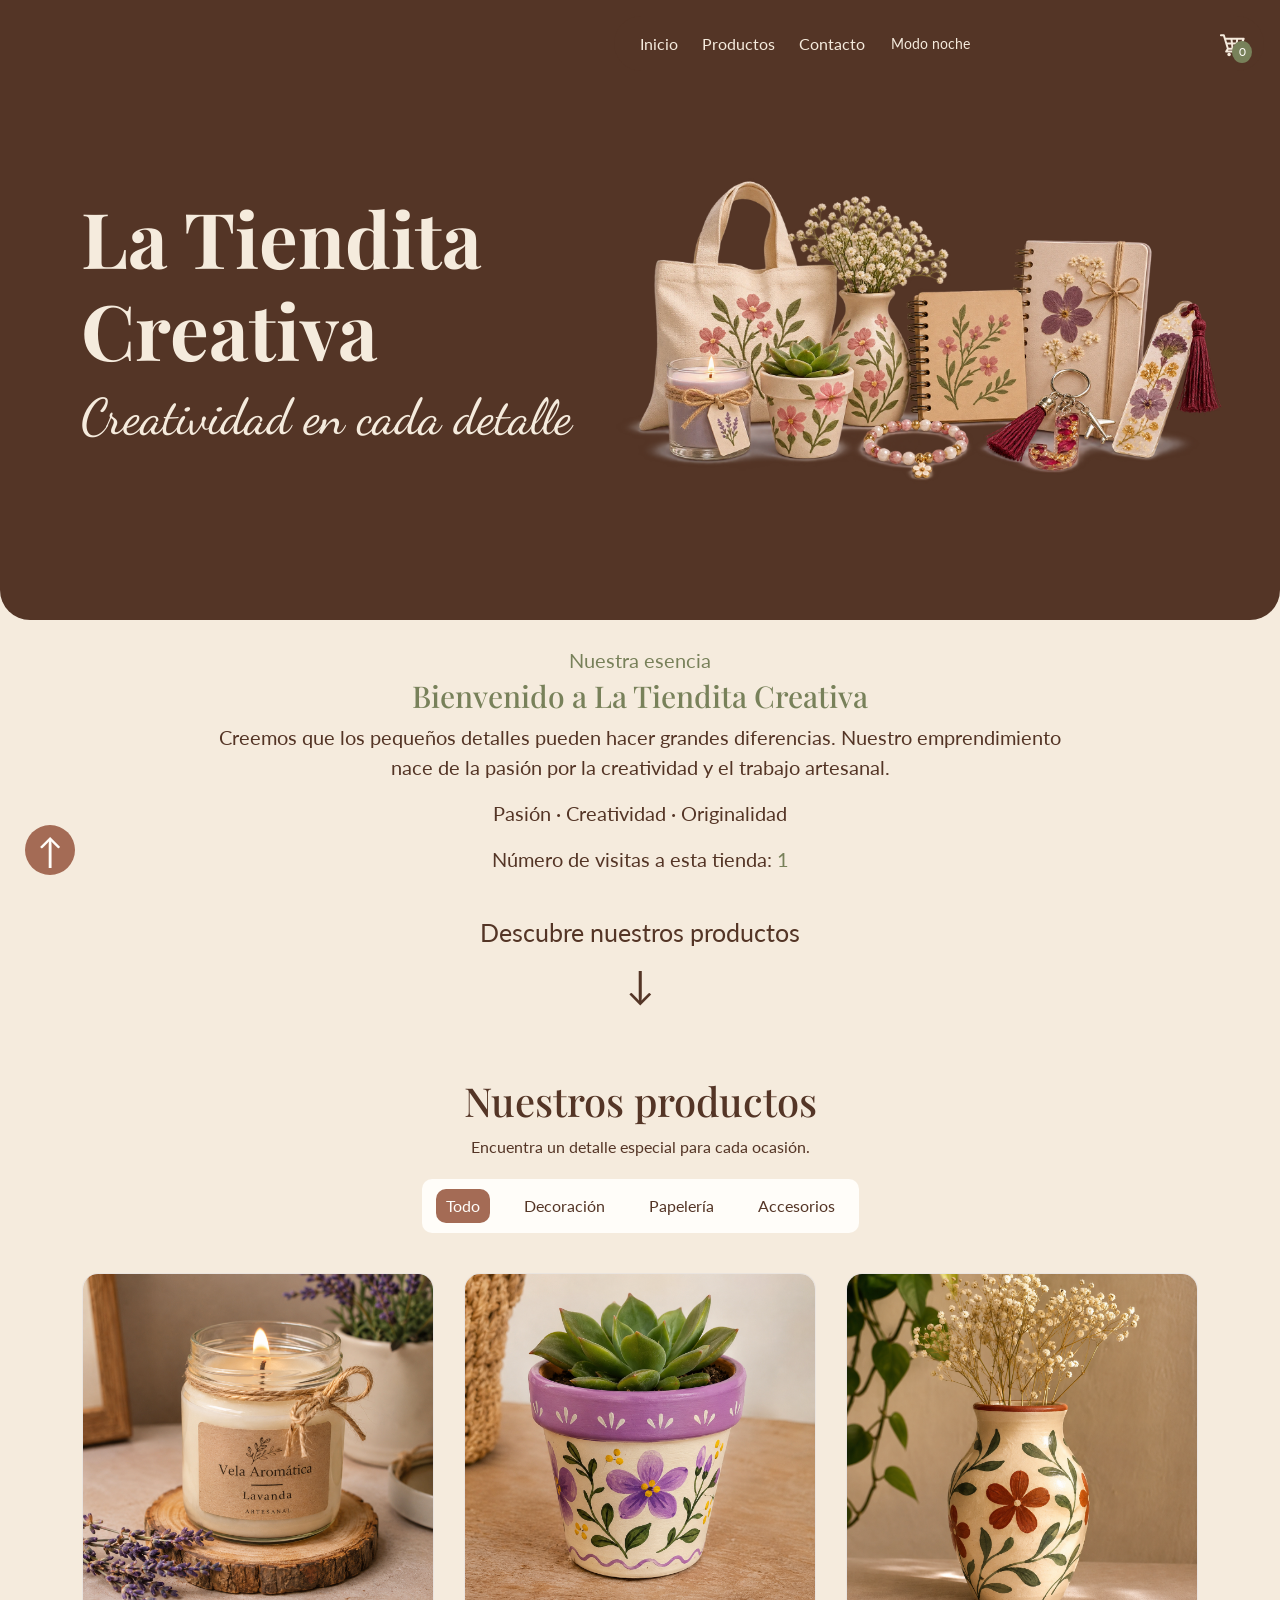
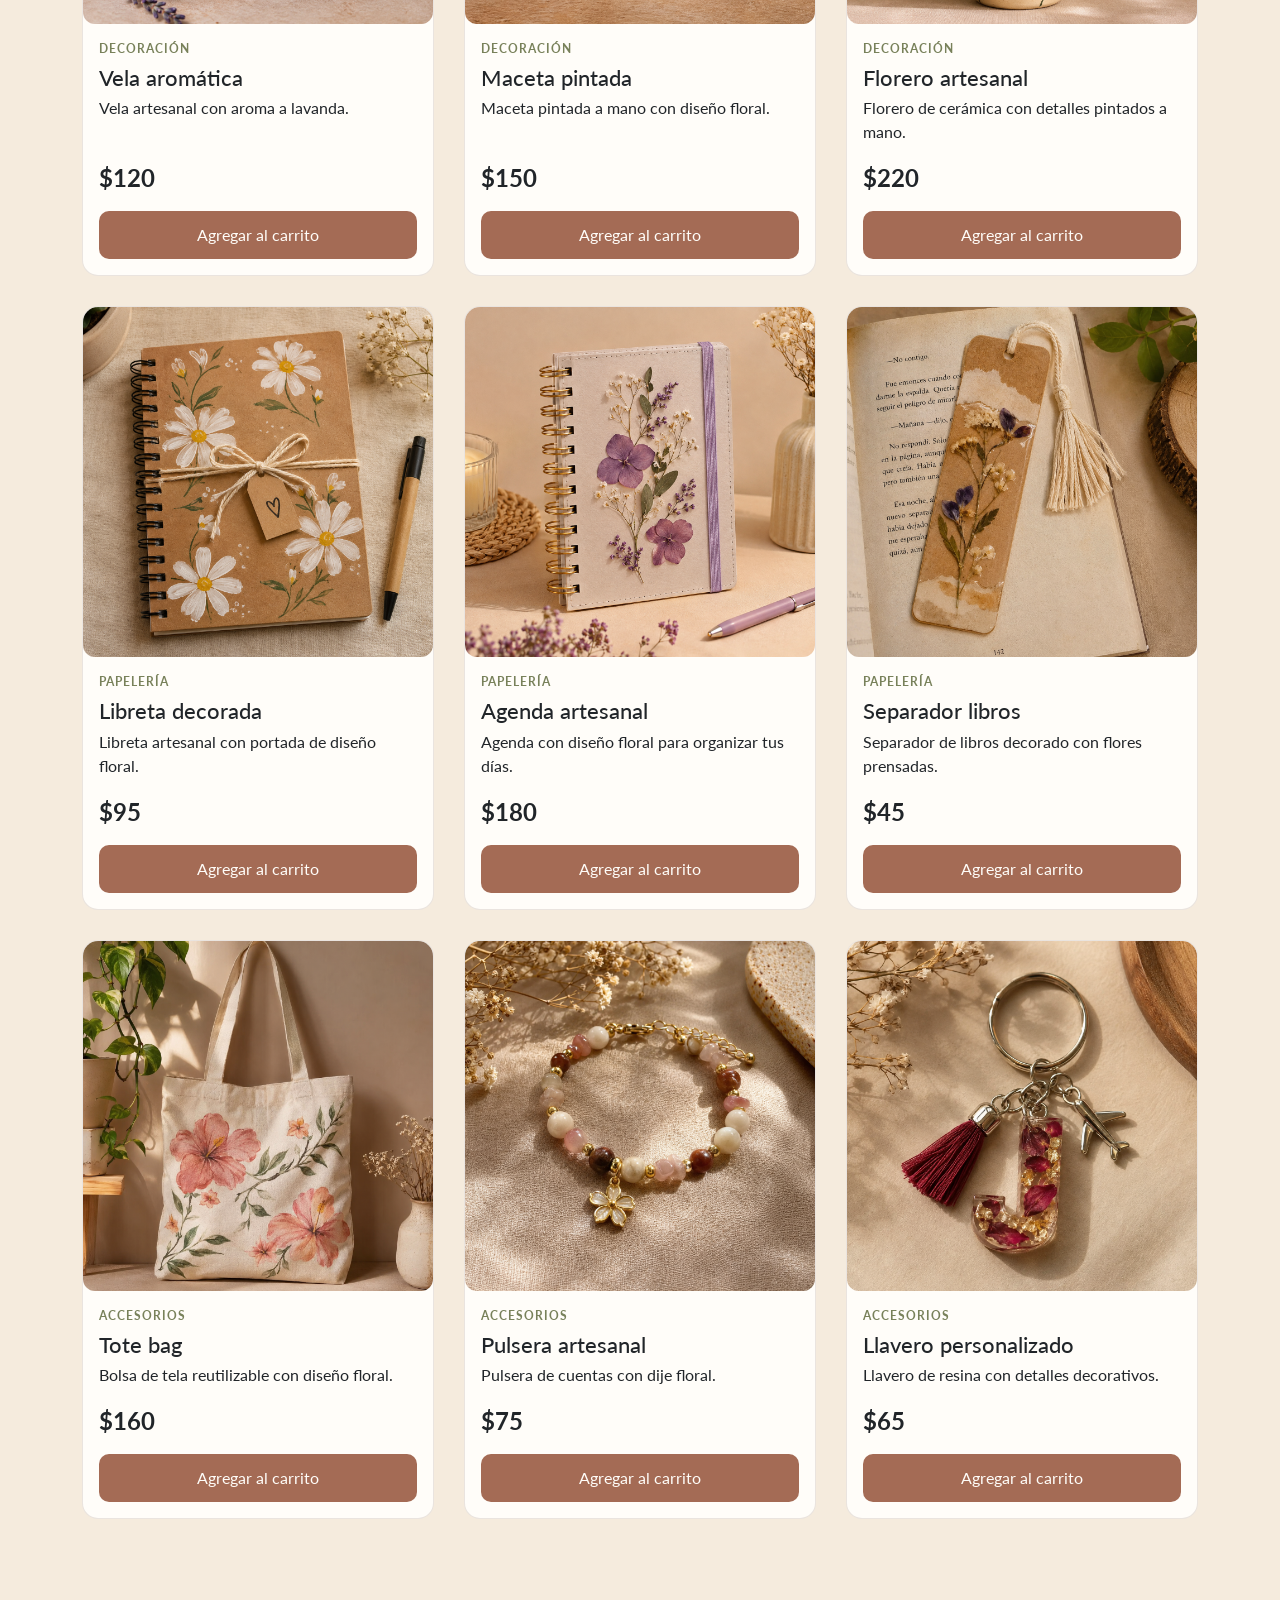
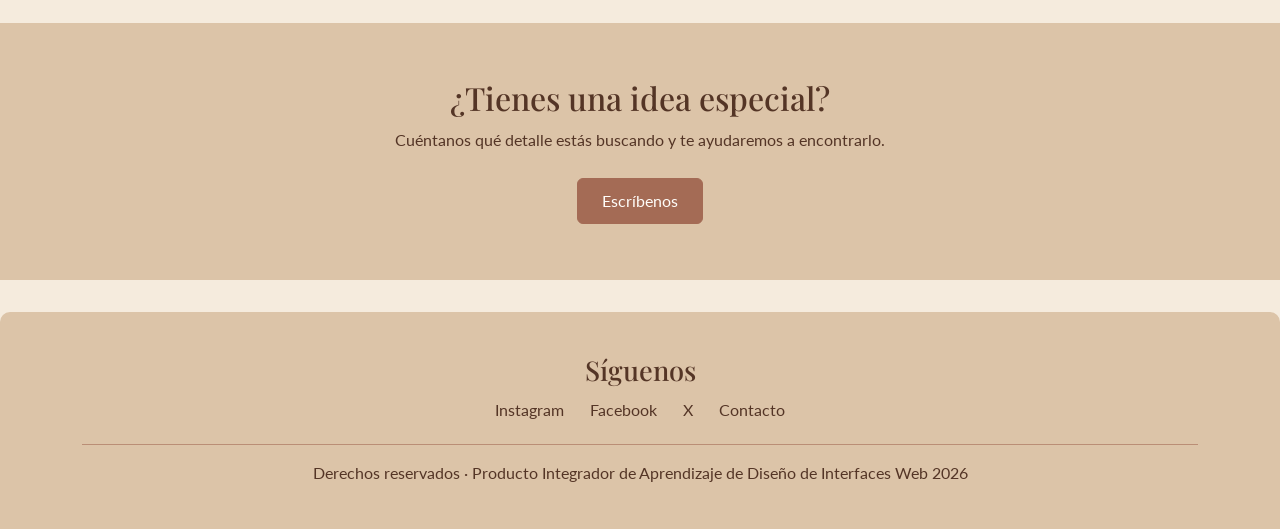
<file: index.html>
<!DOCTYPE html>
<html lang="es">
<head>
    <meta charset="UTF-8">
    <meta name="viewport" content="width=device-width, initial-scale=1.0">

    <link rel="preconnect" href="https://fonts.googleapis.com">
    <link rel="preconnect" href="https://fonts.gstatic.com" crossorigin>
    <link href="https://fonts.googleapis.com/css2?family=Dancing+Script:wght@400..700&display=swap" rel="stylesheet">
    <link href="https://fonts.googleapis.com/css2?family=Lato:wght@400;700&family=Playfair+Display:wght@400;600;700&display=swap" rel="stylesheet">
    <link href="https://cdn.jsdelivr.net/npm/bootstrap@5.3.3/dist/css/bootstrap.min.css" rel="stylesheet">
    <link rel="stylesheet" href="css/main.css">
    <title>La Tiendita Creativa</title>
</head>
<body>
    <nav class="navbar navbar-dark navbar-expand-lg menu" id="menu" aria-label="Navegación principal">
        <button class="navbar-toggler menu-toggle" type="button" data-bs-toggle="collapse" data-bs-target="#menu-opciones"
            aria-controls="menu-opciones" aria-expanded="false" aria-label="Mostrar navegación">
            <span class="navbar-toggler-icon"></span>
        </button>

        <div class="collapse navbar-collapse menu-opciones" id="menu-opciones">
            <ul class="navbar-nav align-items-lg-center">
                <li class="nav-item"><a class="nav-link" href="#start">Inicio</a></li>
                <li class="nav-item"><a class="nav-link" href="#productos">Productos</a></li>
                <li class="nav-item"><a class="nav-link" href="#contacto">Contacto</a></li>
                <li class="nav-item"><button class="btn modo-toggle" id="modo-toggle" type="button" aria-pressed="false">Modo noche</button></li>
            </ul>
        </div>

        <button class="carrito" type="button" aria-label="Ver carrito" data-bs-toggle="modal" data-bs-target="#carritoModal">
            <img src="assets/images/cart.svg" alt="Carrito">
            <span class="contador" id="contador">0</span>
        </button>
    </nav>

    <header class="topbar" id="start">
        <div class="hero-text">
            <h1>La Tiendita Creativa</h1>
            <p class = "dancing-script-text">Creatividad en cada detalle</p>
        </div>
        
        <img src="assets/images/hero-banner.webp" alt="" class="hero-banner">
    </header>

    <div class="welcome">
        <span>Nuestra esencia</span>

        <h2>Bienvenido a La Tiendita Creativa</h2>

        <p>
            Creemos que los pequeños detalles pueden hacer
            grandes diferencias. Nuestro emprendimiento <br>
            nace de la pasión por la creatividad y el
            trabajo artesanal.
        </p>

        <p>Pasión · Creatividad · Originalidad</p>
        
        <p class = "visit-counter">Número de visitas a esta tienda: <span id="visitas">0</span></p>
    </div>

    <div class="scroll-text">
        <p>Descubre nuestros productos</p>
        <span>↓</span>
    </div>

    <section class="tienda" id="productos">
        <div class="container">
            <h2>Nuestros productos</h2>
            <p>Encuentra un detalle especial para cada ocasión.</p>

            <div class="selector-categorias">
                <ul class="categorias">
                    <li><button class="boton-categoria activo" type="button" data-categoria="Todo">Todo</button></li>
                    <li><button class="boton-categoria" type="button" data-categoria="Decoración">Decoración</button></li>
                    <li><button class="boton-categoria" type="button" data-categoria="Papelería">Papelería</button></li>
                    <li><button class="boton-categoria" type="button" data-categoria="Accesorios">Accesorios</button></li>
                </ul>
            </div>

            <div class="catalogo" id="catalogo" aria-live="polite"></div>
        </div>
    </section>

    <section class="contacto" id="contacto">
        <div class="container text-center">
            <h2>¿Tienes una idea especial?</h2>
            <p>Cuéntanos qué detalle estás buscando y te ayudaremos a encontrarlo.</p>
            <button class="btn contacto-boton" type="button" data-bs-toggle="modal" data-bs-target="#contactoModal">Escríbenos</button>
        </div>
    </section>

    <footer>
        <div class="container">
            <h2>Síguenos</h2>
            <ul>
                <li><a href="https://www.instagram.com/cruzzbd_?evlk=ZWFjdWxoemhwNGlt" target="_blank" rel="noreferrer">Instagram</a></li>
                <li><a href="https://www.instagram.com/cruzzbd_?evlk=ZWFjdWxoemhwNGlt" target="_blank" rel="noreferrer">Facebook</a></li>
                <li><a href="https://www.instagram.com/cruzzbd_?evlk=ZWFjdWxoemhwNGlt" target="_blank" rel="noreferrer">X</a></li>
                <li><a href="https://www.instagram.com/cruzzbd_?evlk=ZWFjdWxoemhwNGlt" target="_blank" rel="noreferrer">Contacto</a></li>
            </ul>
            <hr>
            <p>Derechos reservados · Producto Integrador de Aprendizaje de Diseño de Interfaces Web 2026</p>
        </div>
    </footer>

    <div class="aviso-toast" id="toast" role="status" aria-live="polite"></div>
    <a class="btn-up" id="btn-up" href="#start" aria-label="Volver al inicio">↑</a>

    <div class="modal fade tienda-modal" id="carritoModal" tabindex="-1" aria-labelledby="carritoModalLabel" aria-hidden="true">
        <div class="modal-dialog modal-dialog-centered modal-lg">
            <div class="modal-content">
                <div class="modal-header">
                    <h2 class="modal-title" id="carritoModalLabel">Tu carrito</h2>
                    <button type="button" class="btn-close" data-bs-dismiss="modal" aria-label="Cerrar"></button>
                </div>
                <div class="modal-body">
                    <div id="lista-carrito" class="lista-carrito"></div>
                    <div id="carrito-vacio" class="carrito-vacio">Tu carrito está vacío. Agrega algo hecho con cariño.</div>
                    <div class="carrito-total"><span>Total</span><strong id="total-carrito">$0.00</strong></div>
                </div>
                <div class="modal-footer">
                    <button class="btn btn-outline-secondary" type="button" data-bs-dismiss="modal">Seguir comprando</button>
                    <button class="btn btn-primary boton-comprar" id="confirmar-compra" type="button" disabled>Finalizar pedido de prueba</button>
                </div>
            </div>
        </div>
    </div>

    <div class="modal fade tienda-modal" id="contactoModal" tabindex="-1" aria-labelledby="contactoModalLabel" aria-hidden="true">
        <div class="modal-dialog modal-dialog-centered">
            <div class="modal-content">
                <div class="modal-header">
                    <div>
                        <p class="modal-kicker">La Tiendita Creativa</p>
                        <h2 class="modal-title" id="contactoModalLabel">Hablemos de tu idea</h2>
                    </div>
                    <button type="button" class="btn-close" data-bs-dismiss="modal" aria-label="Cerrar"></button>
                </div>
                <div class="modal-body">
                    <form id="form-contacto" novalidate>
                        <div class="mb-3">
                            <label class="form-label" for="contacto-nombre">Nombre</label>
                            <input class="form-control" id="contacto-nombre" name="nombre" type="text" required minlength="2">
                            <div class="invalid-feedback">Escribe tu nombre para continuar.</div>
                        </div>
                        <div class="mb-3">
                            <label class="form-label" for="contacto-correo">Correo electrónico</label>
                            <input class="form-control" id="contacto-correo" name="correo" type="email" required>
                            <div class="invalid-feedback">Escribe un correo válido.</div>
                        </div>
                        <div class="mb-3">
                            <label class="form-label" for="contacto-mensaje">¿Qué detalle tienes en mente?</label>
                            <textarea class="form-control" id="contacto-mensaje" name="mensaje" rows="4" required minlength="10"></textarea>
                            <div class="invalid-feedback">Cuéntanos un poco más (al menos 10 caracteres).</div>
                        </div>
                        <button class="btn btn-primary w-100" type="submit">Enviar mensaje</button>
                    </form>
                    <p class="formulario-confirmacion d-none" id="contacto-confirmacion" role="status" aria-live="polite">
                        ¡Gracias! El formulario es una demostración y no envía datos a un servidor.
                    </p>
                </div>
            </div>
        </div>
    </div>

    <script src="https://cdn.jsdelivr.net/npm/bootstrap@5.3.3/dist/js/bootstrap.bundle.min.js"></script>
<script src="js/main.js"></script>
</body>
</html>
</file>
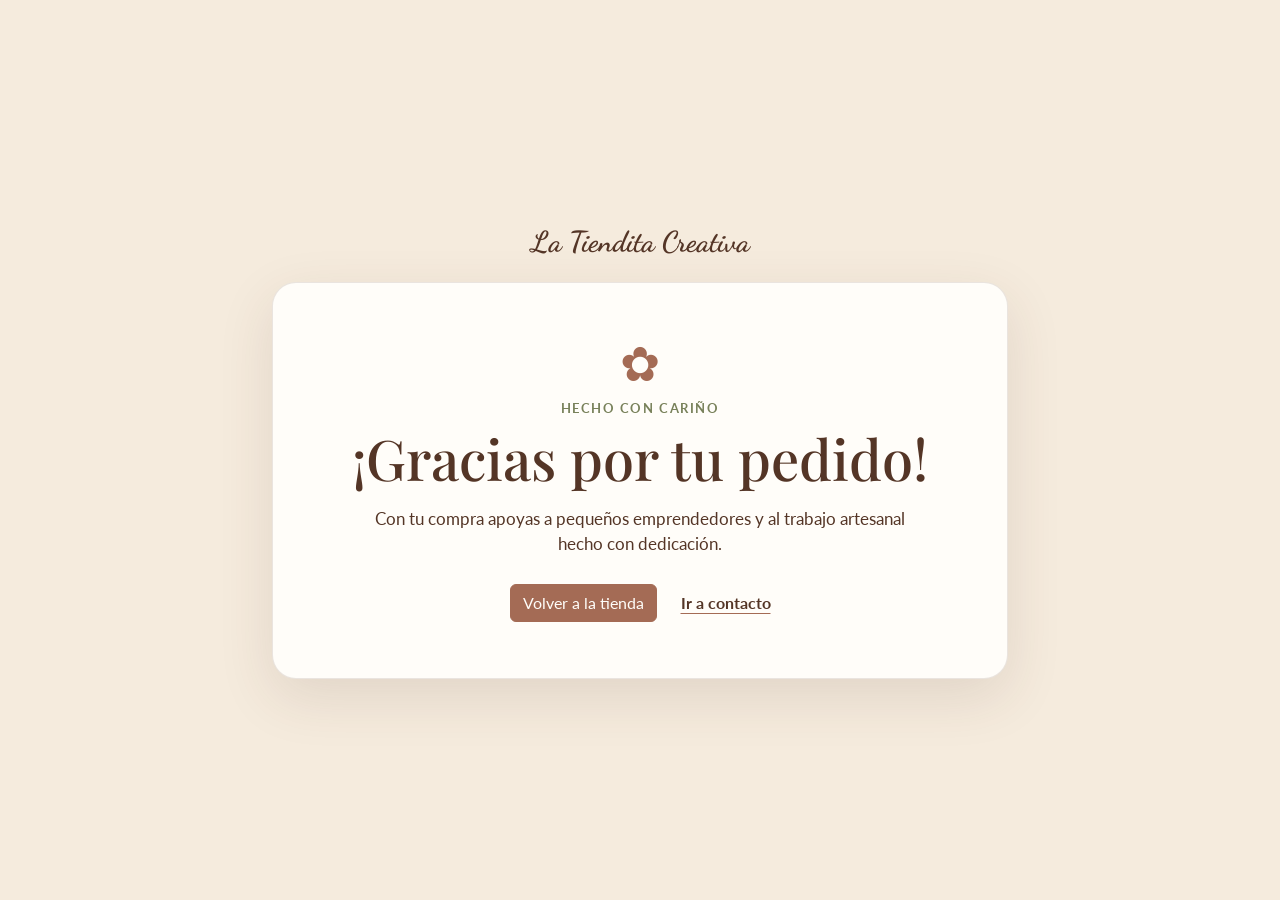
<file: gracias.html>
<!doctype html>
<html lang="es">
<head>
    <meta charset="UTF-8">
    <meta name="viewport" content="width=device-width, initial-scale=1.0">
    <meta name="description" content="Gracias por apoyar el trabajo artesanal de La Tiendita Creativa.">
    <link rel="preconnect" href="https://fonts.googleapis.com">
    <link rel="preconnect" href="https://fonts.gstatic.com" crossorigin>
    <link href="https://fonts.googleapis.com/css2?family=Dancing+Script:wght@400..700&family=Lato:wght@400;700&family=Playfair+Display:wght@400;600;700&display=swap" rel="stylesheet">
    <link href="https://cdn.jsdelivr.net/npm/bootstrap@5.3.3/dist/css/bootstrap.min.css" rel="stylesheet">
    <link rel="stylesheet" href="css/main.css">
    <link rel="stylesheet" href="css/gracias.css">
    <title>Gracias por tu pedido · La Tiendita Creativa</title>
</head>
<body class="pagina-gracias">
    <main class="gracias-contenedor container">
        <a class="gracias-marca" href="index.html#start">La Tiendita Creativa</a>
        <section class="gracias-tarjeta" aria-labelledby="gracias-titulo">
            <div class="gracias-flor" aria-hidden="true">✿</div>
            <p class="gracias-kicker">Hecho con cariño</p>
            <h1 id="gracias-titulo">¡Gracias por tu pedido!</h1>
            <p class="gracias-mensaje">Con tu compra apoyas a pequeños emprendedores y al trabajo artesanal hecho con dedicación.</p>

            <div class="resumen-pedido d-none" id="resumen-pedido" aria-live="polite">
                <h2>Resumen de tu pedido</h2>
                <ul id="productos-pedido"></ul>
                <p class="resumen-total"><span>Total</span><strong id="total-pedido"></strong></p>
            </div>

            <div class="gracias-acciones">
                <a class="btn btn-primary" href="index.html#productos">Volver a la tienda</a>
                <a class="gracias-contacto" href="index.html#contacto">Ir a contacto</a>
            </div>
        </section>
    </main>
    <script src="js/gracias.js"></script>
</body>
</html>
</file>
<file: css/main.css>
@import url(base.css);
@import url(layout.css);
@import url(components.css);
@import url(animations.css);
@import url(responsive.css);
</file>
<file: css/gracias.css>
.pagina-gracias {
    min-height: 100vh;
    display: grid;
    place-items: center;
    padding: 32px 0;
}

.gracias-contenedor {
    max-width: 760px;
}

.gracias-marca {
    display: block;
    margin: 0 auto 18px;
    color: var(--cafe);
    font-family: "Dancing Script", cursive;
    font-size: 1.8rem;
    font-weight: 700;
    text-align: center;
    text-decoration: none;
}

.gracias-tarjeta {
    border: 1px solid rgba(84, 53, 38, 0.12);
    border-radius: 24px;
    padding: clamp(28px, 6vw, 56px);
    background: var(--blanco);
    color: var(--cafe);
    text-align: center;
    box-shadow: 0 18px 55px rgba(84, 53, 38, 0.12);
}

.gracias-flor {
    color: var(--terracota);
    font-size: 3rem;
    line-height: 1;
}

.gracias-kicker {
    margin: 12px 0 6px;
    color: var(--oliva);
    font-size: 0.8rem;
    font-weight: 700;
    letter-spacing: 0.12em;
    text-transform: uppercase;
}

.gracias-tarjeta h1 {
    margin-bottom: 14px;
    color: var(--cafe);
    font-size: clamp(2.2rem, 7vw, 3.5rem);
}

.gracias-mensaje {
    max-width: 540px;
    margin: 0 auto 12px;
    font-size: 1.05rem;
}

.gracias-nota {
    max-width: 540px;
    margin: 0 auto;
    color: #726a60;
    font-size: 0.85rem;
}

.resumen-pedido {
    max-width: 520px;
    margin: 28px auto 0;
    border-top: 1px solid var(--arena);
    padding-top: 20px;
    text-align: left;
}

.resumen-pedido h2 {
    font-size: 1.35rem;
}

.resumen-pedido ul {
    margin: 0;
    padding: 0;
    list-style: none;
}

.resumen-pedido li,
.resumen-total {
    display: flex;
    justify-content: space-between;
    gap: 20px;
    padding: 7px 0;
}

.resumen-total {
    margin: 8px 0 0;
    border-top: 1px solid var(--arena);
    padding-top: 12px;
}

.gracias-acciones {
    display: flex;
    flex-wrap: wrap;
    justify-content: center;
    align-items: center;
    gap: 14px 24px;
    margin-top: 28px;
}

.gracias-contacto {
    color: var(--cafe);
    font-weight: 700;
    text-decoration-color: var(--terracota);
    text-underline-offset: 4px;
}
</file>
